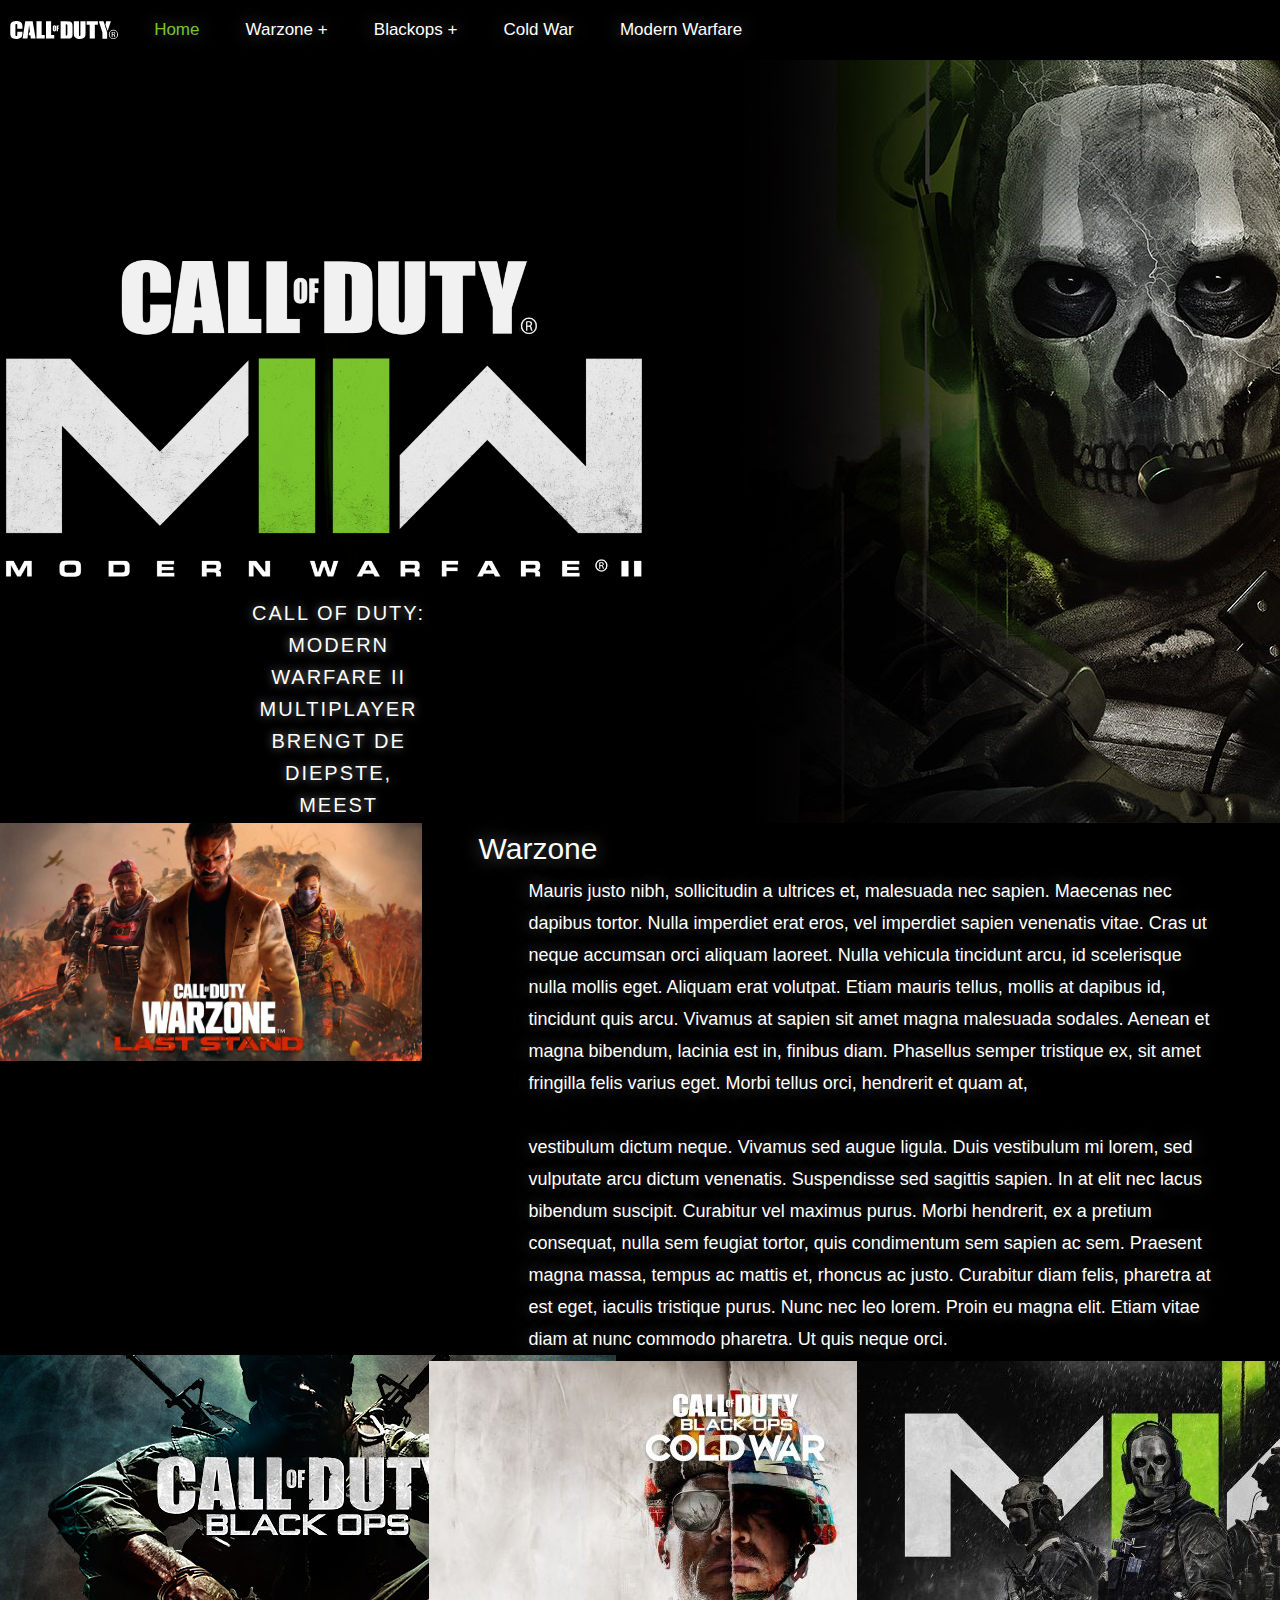
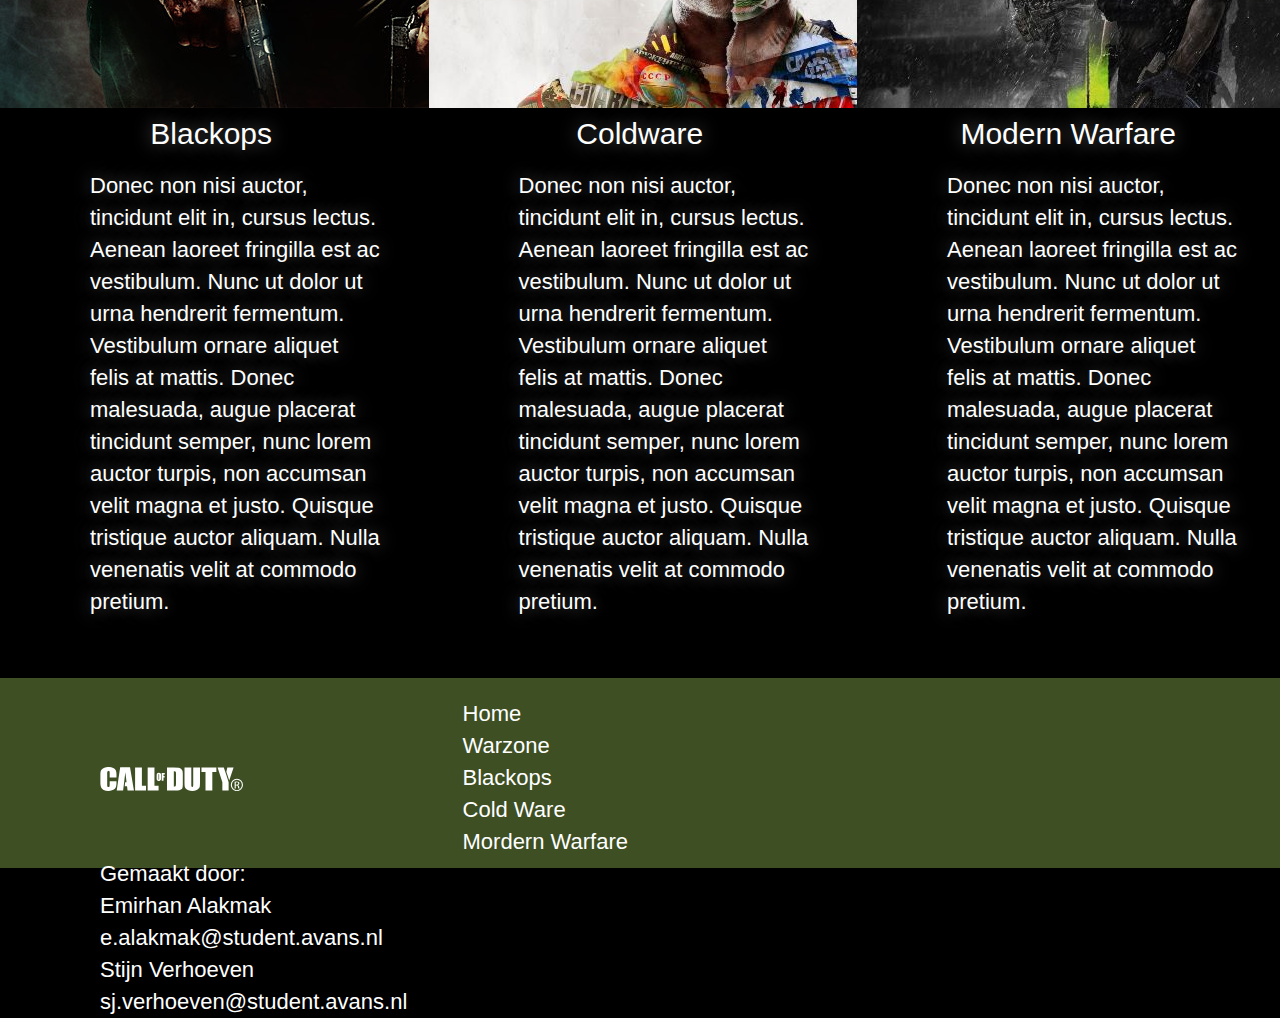
<file: Pagina's/index.html>
<!DOCTYPE html>
<html>
  <head>
    <meta charset="utf-8" />
    <meta http-equiv="X-UA-Compatible" content="IE=edge" />
    <title>Call Of Duty</title>
    <meta name="description" content="" />
    <meta name="viewport" content="width=device-width, initial-scale=1" />
    <link rel="stylesheet" href="../css/mainStyle.css" />
  </head>
  <body>
    <nav>
      <label for="drop" class="toggle">Menu</label>
      <input type="checkbox" id="drop" />
          <ul class="menu">
              <li class="logo"><img src="../img/cod-logo-white.svg"></li>
              <li><a href="./index.html" class="active">Home</a></li>
              <li>
                  <label for="drop-1" class="toggle">Warzone</label>
                  <a href="./Warzone.html">Warzone</a>
                  <input type="checkbox" id="drop-1"/>
                  <ul>
                      <li><a href="./Warzone.html">Warzone</a></li>
                      <li><a href="#">.....</a></li>
                      <li><a href="#">.....</a></li>
                  </ul> 
              </li>
              <li>
                  <label for="drop-2" class="toggle">Blackops</label>
                  <a href="./Blackops.html">Blackops</a>
                  <input type="checkbox" id="drop-2"/>
                  <ul>
                      <li><a href="./Blackops.html">Blackops</a></li>
                      <li><a href="#">.......</a></li>
                      <li>     
                      <label for="drop-3" class="toggle">.....</label>
                      <a href="#">......</a>         
                      <input type="checkbox" id="drop-3"/>
                      <ul>
                          <li><a href="#">.....</a></li>
                          <li><a href="#">.....</a></li>
                          <li><a href="#">.....</a></li>
                      </ul>
                      </li>
                  </ul>
              </li>
              <li><a href="./Coldwar.html">Cold War</a></li>
              <li><a href="./ModernWarfare.html">Modern Warfare</a></li>
          </ul>
      </nav>

    <div class="container bannerHome">
      <div class="cell-50">
        <img src="../img/cod-mw2-logo.png" class="center"/>
        <p>
          Call of Duty: Modern Warfare II Multiplayer brengt de diepste, meest
          innovatieve MP-ervaring ooit
        </p>
      </div>
     
    </div>
    <div class="container margin75pxTopBottom">
      <div class="cell-33" >
          <img src="../img/wz_last_stand.jpg" class="img100">
      </div>
      <div class="cell-66 verticalAlignTop" >
        <h2 class="font30px textshadow">Warzone</h2>
        <p class="textshadow">
          Mauris justo nibh, sollicitudin a ultrices et, malesuada nec sapien. Maecenas nec dapibus tortor. 
          Nulla imperdiet erat eros, vel imperdiet sapien venenatis vitae. Cras ut neque accumsan orci aliquam laoreet. 
          Nulla vehicula tincidunt arcu, id scelerisque nulla mollis eget. Aliquam erat volutpat. Etiam mauris tellus, mollis at dapibus id, tincidunt quis arcu. 
          Vivamus at sapien sit amet magna malesuada sodales. Aenean et magna bibendum, lacinia est in, finibus diam. Phasellus semper tristique ex, sit amet fringilla felis varius eget. Morbi tellus orci, hendrerit et quam at,<br><br> vestibulum dictum neque. Vivamus sed augue ligula. Duis vestibulum mi lorem, sed vulputate arcu dictum venenatis. Suspendisse sed sagittis sapien. In at elit nec lacus bibendum suscipit. Curabitur vel maximus purus. Morbi hendrerit, ex a pretium consequat, nulla sem feugiat tortor, quis condimentum sem sapien ac sem. Praesent magna massa, tempus ac mattis et, rhoncus ac justo. Curabitur diam felis, pharetra at est eget, iaculis tristique purus. Nunc nec leo lorem. Proin eu magna elit. Etiam vitae diam at nunc commodo pharetra. Ut quis neque orci.
        </p>
      </div>
      </div>    
    </div>
    <div class="container Reset">
        <div class="cell-33">
          <img src="../img/blackopsHorizontal.jpg" class="center">
          <h2>Blackops</h2>
          <p>Donec non nisi auctor, tincidunt elit in, cursus lectus. Aenean laoreet fringilla est ac vestibulum. Nunc ut dolor ut urna hendrerit fermentum. Vestibulum ornare aliquet felis at mattis. Donec malesuada, augue placerat tincidunt semper, nunc lorem auctor turpis, non accumsan velit magna et justo. Quisque tristique auctor aliquam. Nulla venenatis velit at commodo pretium.</p>
        </div>
        <div class="cell-33">
          <img src="../img/zeus-social-share.jpg" class="center">
          <h2>Coldware</h2>
          <p>Donec non nisi auctor, tincidunt elit in, cursus lectus. Aenean laoreet fringilla est ac vestibulum. Nunc ut dolor ut urna hendrerit fermentum. Vestibulum ornare aliquet felis at mattis. Donec malesuada, augue placerat tincidunt semper, nunc lorem auctor turpis, non accumsan velit magna et justo. Quisque tristique auctor aliquam. Nulla venenatis velit at commodo pretium.</p>
        </div>
        <div class="cell-33">
          <img src="../img/mw2-beta-hero.jpg" class="center">
          <h2>Modern Warfare</h2>
          <p>Donec non nisi auctor, tincidunt elit in, cursus lectus. Aenean laoreet fringilla est ac vestibulum. Nunc ut dolor ut urna hendrerit fermentum. Vestibulum ornare aliquet felis at mattis. Donec malesuada, augue placerat tincidunt semper, nunc lorem auctor turpis, non accumsan velit magna et justo. Quisque tristique auctor aliquam. Nulla venenatis velit at commodo pretium.</p>
        </div>
    </div>
    <footer>
        <div class="cell-33">
            <img class="footerlogo" src="../img/cod-logo-white.svg">
        </div>
        <div class="cell-33">
            <ul>
              <li><a href="../Pagina's/index.html">Home</a></li>
              <li><a href="../Pagina's/Warzone.html">Warzone</a></li>
              <li><a href="../Pagina's/Blackops.html">Blackops</a></li>
              <li><a href="../Pagina's/Coldwar.html">Cold Ware</a></li>
              <li><a href="../Pagina's/ModernWarfare.html">Mordern Warfare</a></li>
            </ul>
        </div>
        <div class="cell-33">
          <h3>Gemaakt door: <br>Emirhan Alakmak e.alakmak@student.avans.nl<br> Stijn Verhoeven sj.verhoeven@student.avans.nl</h3>
        </div>
    </footer>
  </body>
</html>
</file>
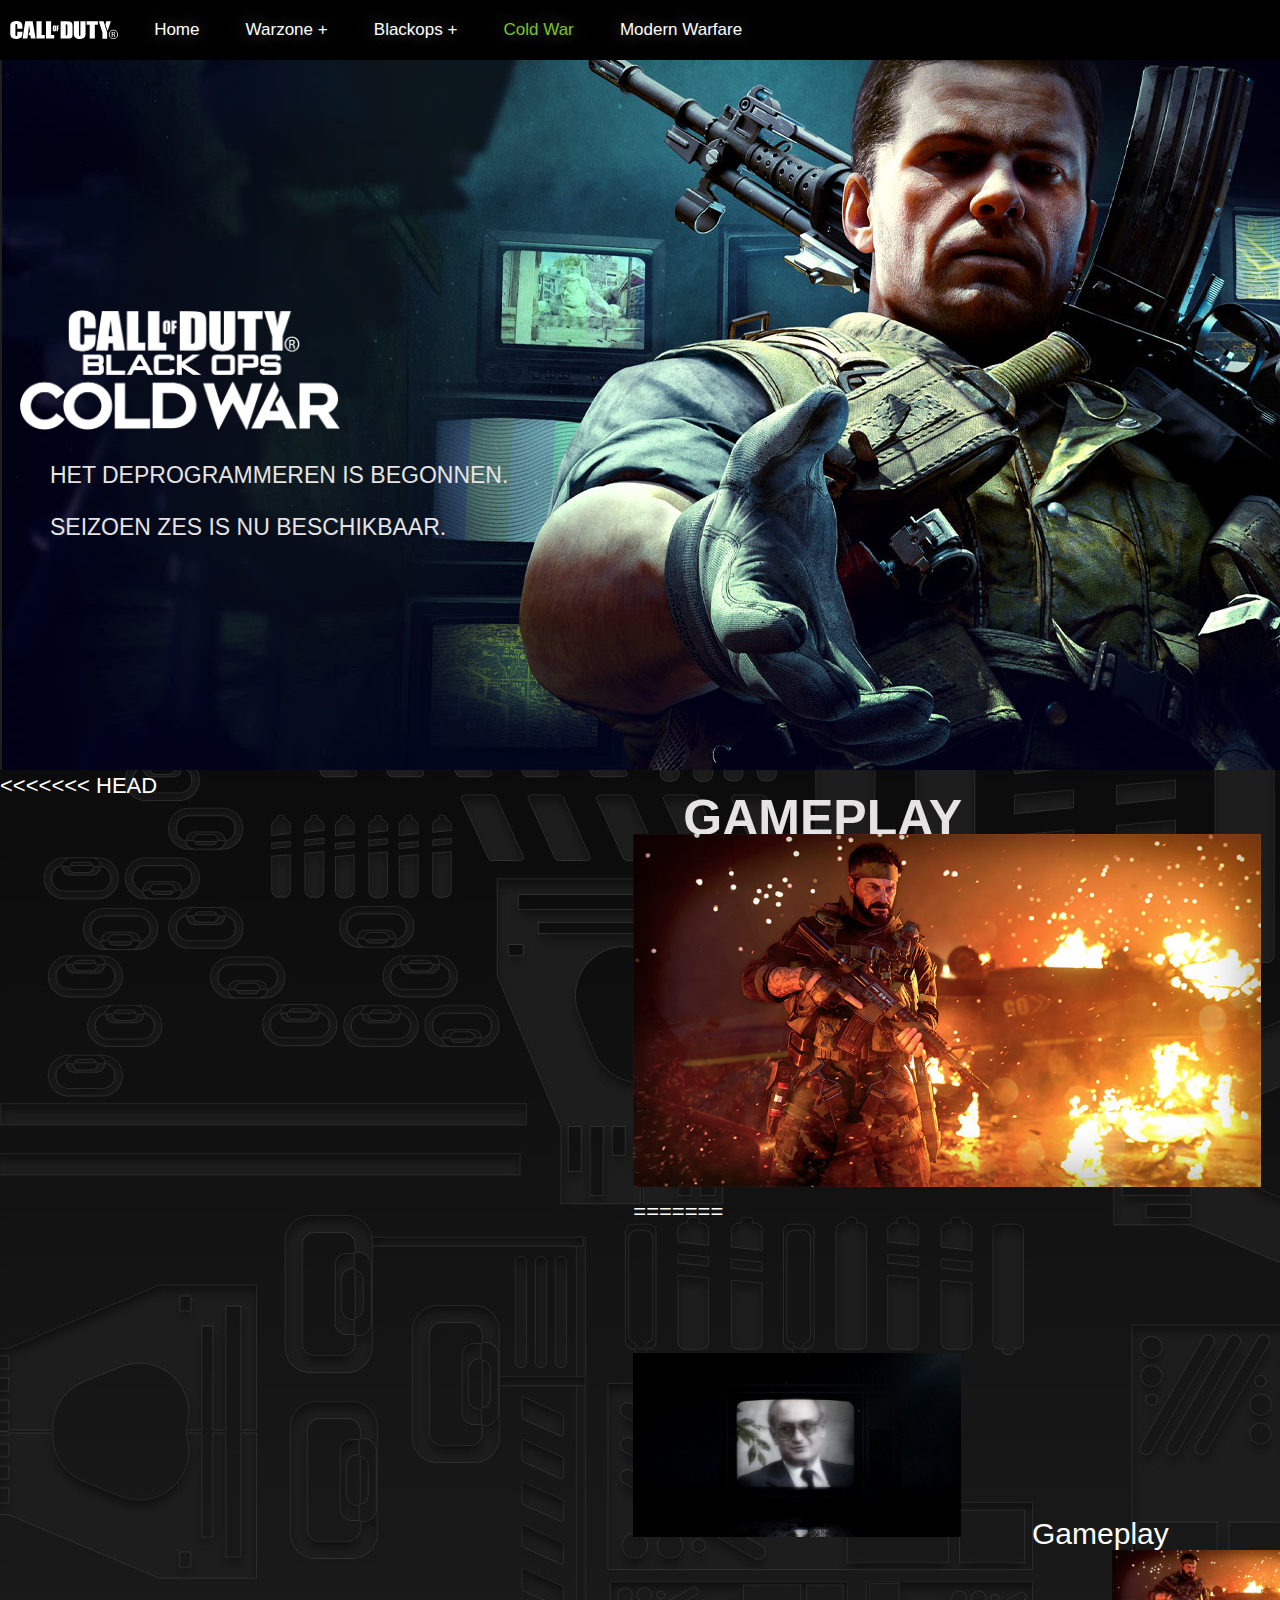
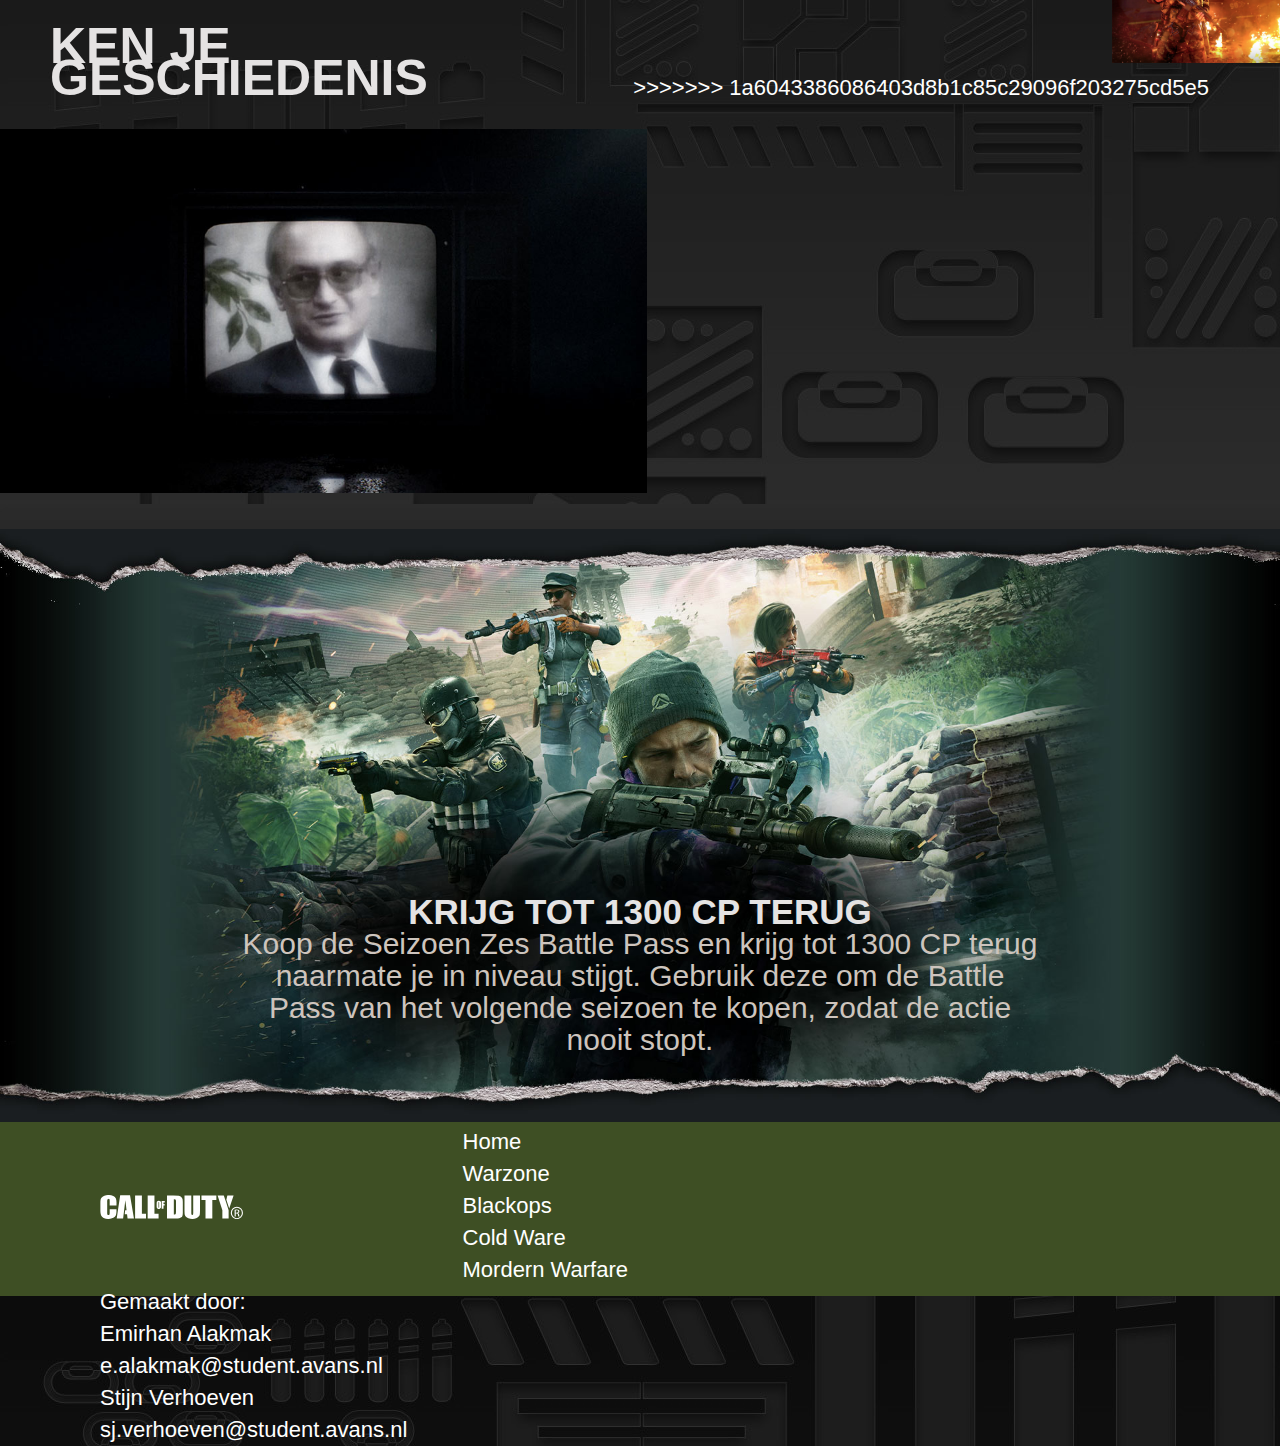
<file: Pagina's/Coldwar.html>
<!DOCTYPE html>
<html>
  <head>
    <meta charset="utf-8" />
    <meta http-equiv="X-UA-Compatible" content="IE=edge" />
    <title>Call Of Duty</title>
    <meta name="description" content="" />
    <meta name="viewport" content="width=device-width, initial-scale=1" />
    <link rel="stylesheet" href="../css/mainStyle.css" />
  </head>
  <body class="bodyBlackops">
    <nav>
      <label for="drop" class="toggle">Menu</label>
      <input type="checkbox" id="drop" />
          <ul class="menu">
              <li class="logo"><img src="../img/cod-logo-white.svg"></li>
              <li><a href="./index.html">Home</a></li>
              <li>
                  <label for="drop-1" class="toggle ">Warzone</label>
                  <a href="./Warzone.html">Warzone</a>
                  <input type="checkbox" id="drop-1"/>
                  <ul>
                      <li><a href="./Warzone.html">Warzone</a></li>
                      <li><a href="#">.....</a></li>
                      <li><a href="#">.....</a></li>
                  </ul> 
              </li>
              <li>
                  <label for="drop-2" class="toggle">Blackops</label>
                  <a href="./Blackops.html">Blackops</a>
                  <input type="checkbox" id="drop-2"/>
                  <ul>
                      <li><a href="./Blackops.html">Blackops</a></li>
                      <li><a href="#">.....</a></li>
                      <li>     
                      <label for="drop-3" class="toggle">.....</label>
                      <a href="#">......</a>         
                      <input type="checkbox" id="drop-3"/>
                      <ul>
                          <li><a href="#">.....</a></li>
                          <li><a href="#">.....</a></li>
                          <li><a href="#">.....</a></li>
                      </ul>
                      </li>
                  </ul>
              </li>
              <li><a href="./Coldwar.html" class="active">Cold War</a></li>
              <li><a href="./ModernWarfare.html">Modern Warfare</a></li>
          </ul>
      </nav>
    <div class="container Coldwar_img">
        <img src="../img/zeus-logo-light.png"/>
        <h1>HET DEPROGRAMMEREN IS BEGONNEN. </h1>
        <h1>SEIZOEN ZES IS NU BESCHIKBAAR.</h1>
    </div>
<<<<<<< HEAD
    <div class="container">
        <div class="cell-50 ColdwarLeft">
          <p>KEN JE <br>GESCHIEDENIS</p>
          <div class="scale"></div>
        </div>
        <div class="cell-50 ColdwarRight">
          <p>GAMEPLAY</p>
          <img class="img100" src="../img/zeus-trailer-thumb-right.jpg" />
=======
        <div class="container">
          <div class="cell-50">
            <div class="scale ">
            </div>
          </div>
          <div class="cell-50 zeus">
            <H2>Gameplay</H2>
            <img class="img100" src="../img/zeus-trailer-thumb-right.jpg" />
          </div>

>>>>>>> 1a6043386086403d8b1c85c29096f203275cd5e5
        </div>
    </div>
    <div class="container">
      <div class="ColdwarPoster">
        <img class="img100" src="../img/zeus-s6-battle-pass-grey-desktop.jpg" />
        <h2>KRIJG TOT 1300 CP TERUG</h2>
        <p>Koop de Seizoen Zes Battle Pass en krijg tot 1300 CP terug <br> naarmate je in niveau stijgt. Gebruik deze om de Battle<br> Pass van het volgende seizoen te kopen, zodat de actie <br> nooit stopt.</p>
      </div>
    </div>
    <footer>
      <div class="cell-33">
          <img class="footerlogo" src="../img/cod-logo-white.svg">
      </div>
      <div class="cell-33">
          <ul>
            <li><a href="../Pagina's/index.html">Home</a></li>
            <li><a href="../Pagina's/Warzone.html">Warzone</a></li>
            <li><a href="../Pagina's/Blackops.html">Blackops</a></li>
            <li><a href="../Pagina's/Coldwar.html">Cold Ware</a></li>
            <li><a href="../Pagina's/ModernWarfare.html">Mordern Warfare</a></li>
          </ul>
      </div>
      <div class="cell-33">
        <h3>Gemaakt door: <br>Emirhan Alakmak e.alakmak@student.avans.nl<br> Stijn Verhoeven sj.verhoeven@student.avans.nl</h3>
      </div>
  </footer>
  </body>
</html>
</file>
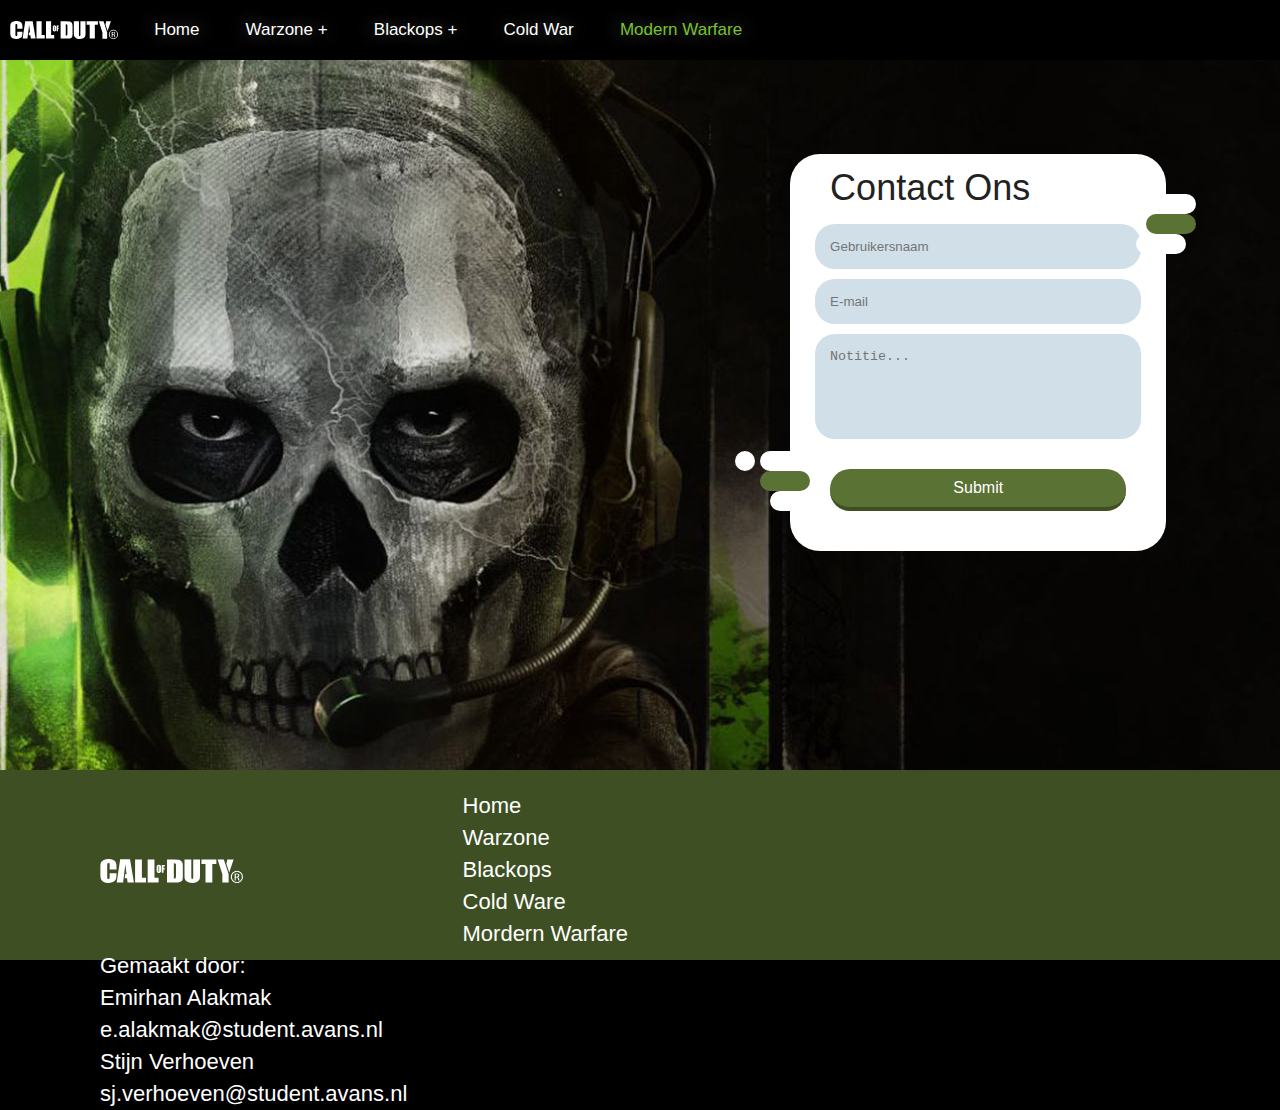
<file: Pagina's/ModernWarfare.html>
<!DOCTYPE html>
<html>
  <head>
    <meta charset="utf-8" />
    <meta http-equiv="X-UA-Compatible" content="IE=edge" />
    <title>Call Of Duty</title>
    <meta name="description" content="" />
    <meta name="viewport" content="width=device-width, initial-scale=1" />
    <link rel="stylesheet" href="../css/mainStyle.css" />
  </head>
  <body>
    <nav>
      <label for="drop" class="toggle">Menu</label>
      <input type="checkbox" id="drop" />
          <ul class="menu">
              <li class="logo"><img src="../img/cod-logo-white.svg"></li>
              <li><a href="./index.html">Home</a></li>
              <li>
                  <label for="drop-1" class="toggle">Warzone</label>
                  <a href="./Warzone.html">Warzone</a>
                  <input type="checkbox" id="drop-1"/>
                  <ul>
                      <li><a href="./Warzone.html">Warzone</a></li>
                      <li><a href="#">.....</a></li>
                      <li><a href="#">.....</a></li>
                  </ul> 
              </li>
              <li>
                  <label for="drop-2" class="toggle">Blackops</label>
                  <a href="./Blackops.html">Blackops</a>
                  <input type="checkbox" id="drop-2"/>
                  <ul>
                      <li><a href="./Blackops.html">Blackops</a></li>
                      <li><a href="#">.......</a></li>
                      <li>     
                      <label for="drop-3" class="toggle">.....</label>
                      <a href="#">......</a>         
                      <input type="checkbox" id="drop-3"/>
                      <ul>
                          <li><a href="#">.....</a></li>
                          <li><a href="#">.....</a></li>
                          <li><a href="#">.....</a></li>
                      </ul>
                      </li>
                  </ul>
              </li>
              <li><a href="./Coldwar.html">Cold War</a></li>
              <li><a href="./ModernWarfare.html" class="active">Modern Warfare</a></li>
          </ul>
      </nav>
      <div class="container ModernWarfareBG">
        <div class="cell-50"></div>
        <div class="cell-50">
          <form action="/" class="decor">
            <div class="form-left-decoration"></div>
            <div class="form-right-decoration"></div>
            <div class="circle"></div>
            <div class="form-inner">
              <h1 class="Contactus">Contact Ons</h1>
              <input class="Text" type="text" placeholder="Gebruikersnaam">
              <input class="Text" type="email" placeholder="E-mail">
              <textarea class="Text" placeholder="Notitie..." rows="5"></textarea>
              <button type="submit" href="/">Submit</button>
            </div>
        </form>
        </div>
      </div>
      <footer>
        <div class="cell-33">
            <img class="footerlogo" src="../img/cod-logo-white.svg">
        </div>
        <div class="cell-33">
            <ul>
              <li><a href="../Pagina's/index.html">Home</a></li>
              <li><a href="../Pagina's/Warzone.html">Warzone</a></li>
              <li><a href="../Pagina's/Blackops.html">Blackops</a></li>
              <li><a href="../Pagina's/Coldwar.html">Cold Ware</a></li>
              <li><a href="../Pagina's/ModernWarfare.html">Mordern Warfare</a></li>
            </ul>
        </div>
        <div class="cell-33">
          <h3>Gemaakt door: <br>Emirhan Alakmak e.alakmak@student.avans.nl<br> Stijn Verhoeven sj.verhoeven@student.avans.nl</h3>
        </div>
    </footer>
  </body>
</html>
</file>
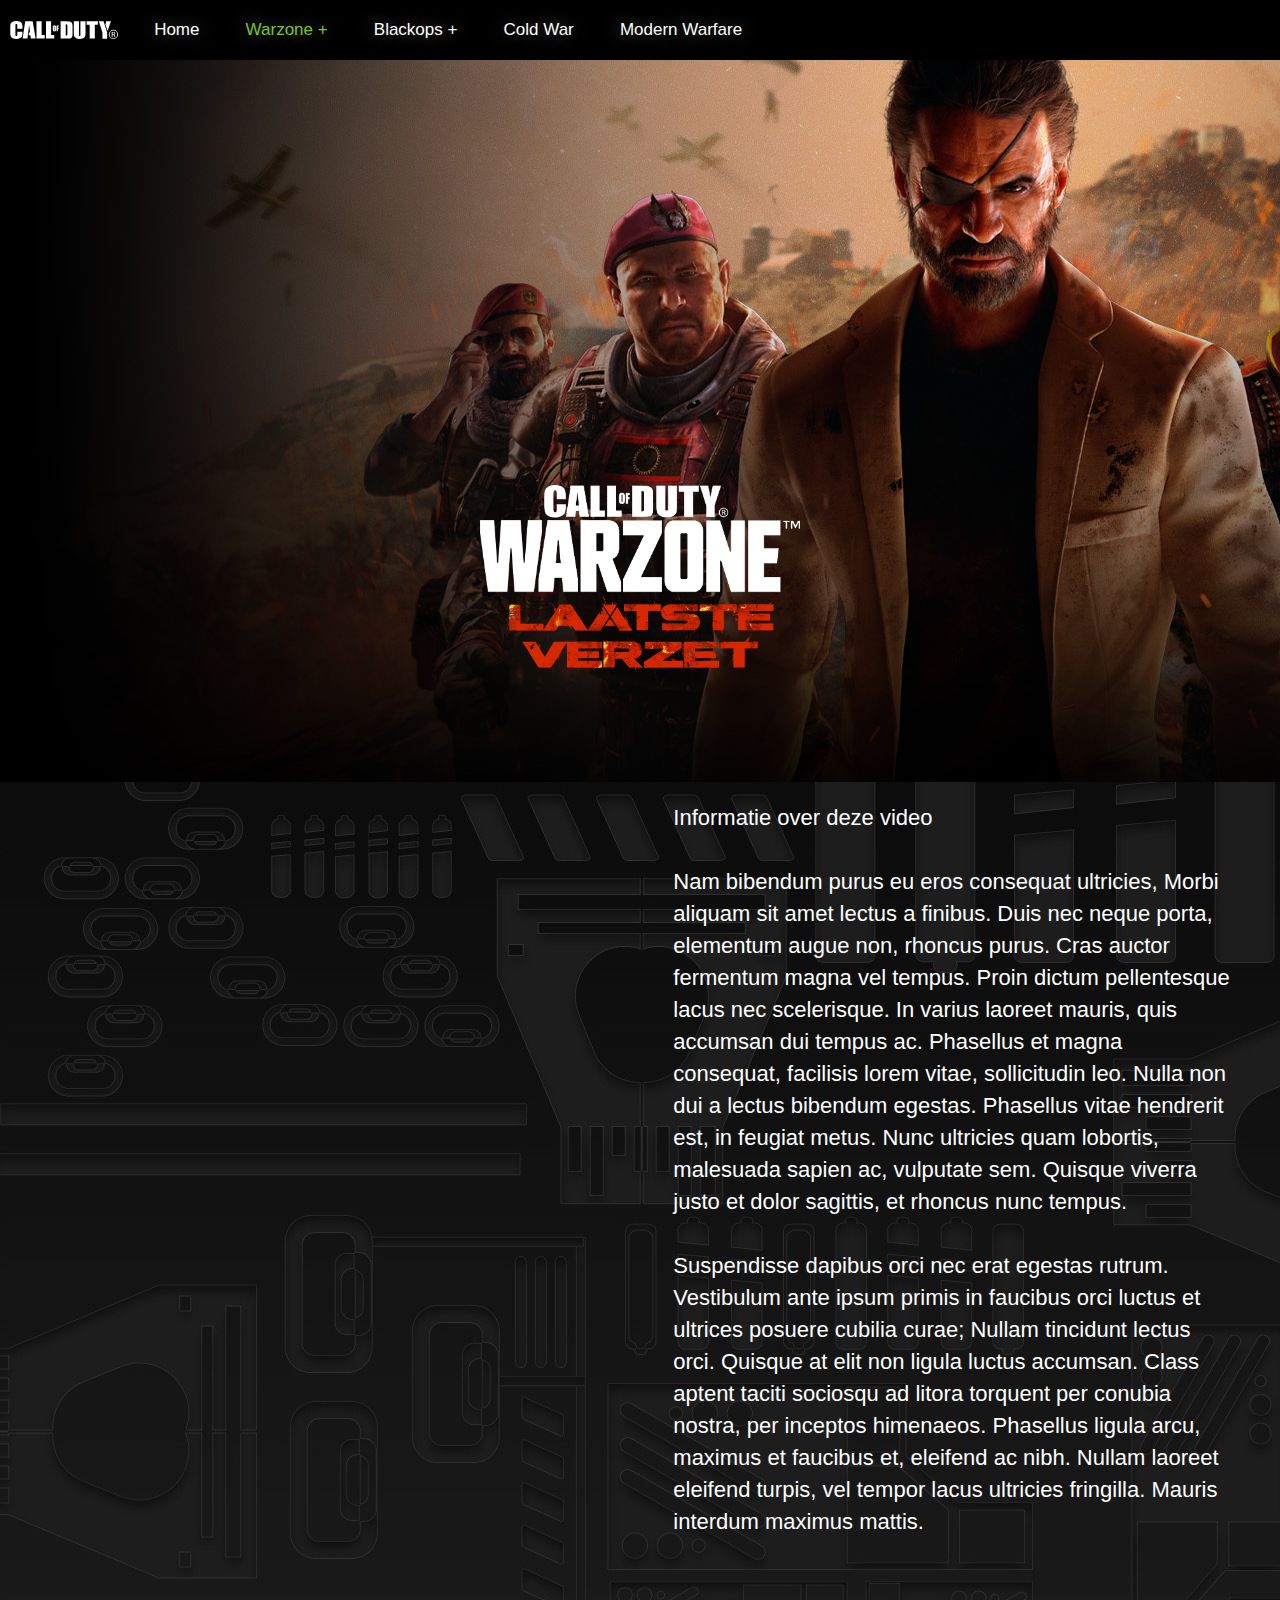
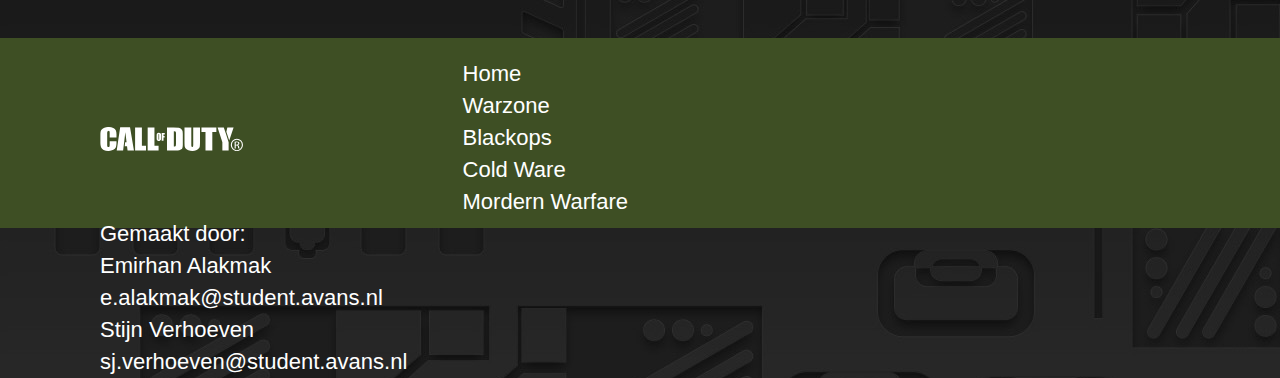
<file: Pagina's/Warzone.html>
<!DOCTYPE html>
<html>
  <head>
    <meta charset="utf-8" />
    <meta http-equiv="X-UA-Compatible" content="IE=edge" />
    <title>Call Of Duty</title>
    <meta name="description" content="" />
    <meta name="viewport" content="width=device-width, initial-scale=1" />
    <link rel="stylesheet" href="../css/mainStyle.css" />
  </head>
  <body class="bodyBlackops">
    <nav>
      <label for="drop" class="toggle">Menu</label>
      <input type="checkbox" id="drop" />
          <ul class="menu">
              <li class="logo"><img src="../img/cod-logo-white.svg"></li>
              <li><a href="./index.html">Home</a></li>
              <li>
                  <label for="drop-1" class="toggle active">Warzone</label>
                  <a href="./Warzone.html" class="active">Warzone</a>
                  <input type="checkbox" id="drop-1"/>
                  <ul>
                      <li><a href="./Warzone.html">Warzone</a></li>
                      <li><a href="#">.....</a></li>
                      <li><a href="#">.....</a></li>
                  </ul> 
              </li>
              <li>
                  <label for="drop-2" class="toggle">Blackops</label>
                  <a href="./Blackops.html">Blackops</a>
                  <input type="checkbox" id="drop-2"/>
                  <ul>
                      <li><a href="./Blackops.html">Blackops</a></li>
                      <li><a href="#">.......</a></li>
                      <li>     
                      <label for="drop-3" class="toggle">.....</label>
                      <a href="#">......</a>         
                      <input type="checkbox" id="drop-3"/>
                      <ul>
                          <li><a href="#">.....</a></li>
                          <li><a href="#">.....</a></li>
                          <li><a href="#">.....</a></li>
                      </ul>
                      </li>
                  </ul>
              </li>
              <li><a href="./Coldwar.html">Cold War</a></li>
              <li><a href="./ModernWarfare.html">Modern Warfare</a></li>
          </ul>
      </nav>

    <div class="container Warzone_img">
        <img src="../img/PV_S05_WZ_LOGO_RGB_071622_NEG_NL.png"/>
    </div>
    <div class="container VideoContainer" >
      <div class="cell-50">
        <video loop="" autoplay="" class="video">
          <source  src="https://www.callofduty.com/cdn/wzm/videos/wzm-cinematic.mp4" type="video/mp4">
        </video>
      </div>
      <div class="cell-50 WarezoneInfo" >
          <h2>Informatie over deze video</h2><br>
          <p>Nam bibendum purus eu eros consequat ultricies, Morbi aliquam sit amet lectus a finibus. Duis nec neque porta, elementum augue non, rhoncus purus. Cras auctor fermentum magna vel tempus. Proin dictum pellentesque lacus nec scelerisque. In varius laoreet mauris, quis accumsan dui tempus ac. Phasellus et magna consequat, facilisis lorem vitae, sollicitudin leo. Nulla non dui a lectus bibendum egestas. Phasellus vitae hendrerit est, in feugiat metus. Nunc ultricies quam lobortis, malesuada sapien ac, vulputate sem. Quisque viverra justo et dolor sagittis, et rhoncus nunc tempus.<br><br>Suspendisse dapibus orci nec erat egestas rutrum. Vestibulum ante ipsum primis in faucibus orci luctus et ultrices posuere cubilia curae; Nullam tincidunt lectus orci. Quisque at elit non ligula luctus accumsan. Class aptent taciti sociosqu ad litora torquent per conubia nostra, per inceptos himenaeos. Phasellus ligula arcu, maximus et faucibus et, eleifend ac nibh. Nullam laoreet eleifend turpis, vel tempor lacus ultricies fringilla. Mauris interdum maximus mattis.</p>
      </div>
    </div>
    <footer>
      <div class="cell-33">
          <img class="footerlogo" src="../img/cod-logo-white.svg">
      </div>
      <div class="cell-33">
          <ul>
            <li><a href="../Pagina's/index.html">Home</a></li>
            <li><a href="../Pagina's/Warzone.html">Warzone</a></li>
            <li><a href="../Pagina's/Blackops.html">Blackops</a></li>
            <li><a href="../Pagina's/Coldwar.html">Cold Ware</a></li>
            <li><a href="../Pagina's/ModernWarfare.html">Mordern Warfare</a></li>
          </ul>
      </div>
      <div class="cell-33">
        <h3>Gemaakt door: <br>Emirhan Alakmak e.alakmak@student.avans.nl<br> Stijn Verhoeven sj.verhoeven@student.avans.nl</h3>
      </div>
  </footer>
  </body>
</html>
</file>
<file: css/mainStyle.css>
/* Reset css */
html,
body,
div,
span,
applet,
object,
iframe,
h1,
h2,
h3,
h4,
h5,
h6,
p,
blockquote,
pre,
a,
abbr,
acronym,
address,
big,
cite,
code,
del,
dfn,
em,
img,
ins,
kbd,
q,
s,
samp,
small,
strike,
strong,
sub,
sup,
tt,
var,
b,
u,
i,
center,
dl,
dt,
dd,
ol,
ul,
li,
fieldset,
form,
label,
legend,
table,
caption,
tbody,
tfoot,
thead,
tr,
th,
td,
article,
aside,
canvas,
details,
embed,
figure,
figcaption,
footer,
header,
hgroup,
menu,
nav,
output,
ruby,
section,
summary,
time,
mark,
audio,
video {
  margin: 0;
  padding: 0;
  border: 0;
  font-size: 100%;
  font: inherit;
  vertical-align: baseline;
}
/* HTML5 display-role reset for older browsers */
article,
aside,
details,
figcaption,
figure,
footer,
header,
hgroup,
menu,
nav,
section {
  display: block;
}
body {
  line-height: 1;
  background-color: black;
}
ol,
ul {
  list-style: none;
}
blockquote,
q {
  quotes: none;
}
blockquote:before,
blockquote:after,
q:before,
q:after {
  content: "";
  content: none;
}
table {
  border-collapse: collapse;
  border-spacing: 0;
}

/* Eigen CSS */
@font-face {
  font-family: "Montserrat";
  src: local("../font/Montserrat-Regular.ttf");
}

body {
  font-size: large;
  font-family: "Montserrat", sans-serif;
  width: 100%;
  height: 100%;
  color: white;
  font-size:22px;
	line-height: 32px;
}

/* menu */
.toggle,
[id^=drop] {
	display: none;
}
nav { 
	margin:0;
	padding: 0;
	background-color: black;
  background-image: url("https://www.callofduty.com/content/dam/atvi/callofduty/global/global-nav/global-nav-bg.png");
  background-size: 2px;
  text-shadow: 0px 0px 18px #646464;
}

.logo {
    width: 10%;
    vertical-align: middle;
    padding: 15px 10px 10px 10px;
}
nav:after {
	content:"";
	display:table;
	clear:both;
}

nav ul {
	padding:0;
	margin:0;
	list-style: none;
	}

li{
  transition-duration: 0.5s;
  box-sizing: border-box;
}
nav ul li {
  margin: 0px;
	display:inline-block;
  background-color: black;
  background-image: url("https://www.callofduty.com/content/dam/atvi/callofduty/global/global-nav/global-nav-bg.png");
  background-size: 2px;
	}

nav a {
	display:block;
	padding:14px 20px;	
	color:#FFF;
	font-size:17px;
	text-decoration:none;
  transition: all 0.5s ease;
}

nav ul li ul li:hover { 
  background: #222;
  color: #7ac32c;
}

nav a:hover { 
	background: #222;
  color: #7ac32c;
}
.active{
  color: #7ac32c;
}
nav ul ul {
	display: none;
	position: absolute; 
	top: 60px; 
}

nav ul li:hover > ul {
	display:inherit;
}
	
nav ul ul li {
	width:170px;
	display:list-item;
	position: relative;
}

nav ul ul ul li {
	position: relative;
	top:-60px;
	left:170px; 
}

li > a:after { content:  ' +'; }
li > a:only-child:after { content: ''; }


@media all and (max-width : 768px) {

	nav {
		margin: 0;
	}

	.toggle + a,
	.menu {
		display: none;
	}

	.toggle {
		display: block;
    background-color: black;
    background-image: url("https://www.callofduty.com/content/dam/atvi/callofduty/global/global-nav/global-nav-bg.png");
    background-size: 2px;
		padding:14px 20px;	
		color:#FFF;
		font-size:17px;
		text-decoration:none;
		border:none;
	}

	.toggle:hover {
		background: #222;
	}

	[id^=drop]:checked + ul {
		display: block;
	}

	nav ul li {
		display: block;
		width: 100%;
		}

	nav ul ul .toggle,
	nav ul ul a {
		padding: 0 40px;
	}

	nav ul ul ul a {
		padding: 0 80px;
	}

	nav a:hover,
 	nav ul ul ul a {
		background: #222;
	}
  
	nav ul li ul li .toggle,
	nav ul ul a,
    nav ul ul ul a{
		padding:14px 20px;	
		color:#FFF;
		font-size:17px; 
	}
  
  
	nav ul li ul li .toggle,
	nav ul ul a {
		background-color: #222; 
	}

	nav ul ul {
		position:static;
		color: #ffffff;
	}
		
	nav ul ul li:hover > ul,
	nav ul li:hover > ul {
		display: none;
	}
	
	nav ul ul li {
		display: block;
		width: 100%;
	}

	nav ul ul ul li {
		position: static;
	}
    .logo{
        width: 20%;
        padding-left: 20px;
    }

}

@media all and (max-width : 330px) {

	nav ul li {
		display:block;
		width: 94%;
	}

}

.container {
  display: block;
  width: 100%;
  margin: 0;
  padding: 0;
}

.cell-50 {
  display: inline-block;
  width: 49%;
  margin: 0;
  padding: 0;
}

.cell-25 {
  display: inline-block;
  width: 25%;
  margin: 0;
  padding: 0;
}

.cell-75 {
  display: inline-block;
  width: 75%;
  margin: 0;
  padding: 0;
}
.cell-33 {
  display: inline-block;
  width: 33%;
  margin: 0;
  padding: 0;
}
.cell-66 {
  display: inline-block;
  width: 66%;
  margin: 0;
  padding: 0;
}

.bannerHome {
  background-image: url("/img/5-24-ghost-hub-hero-desktop.jpg");
  height: 763px;
  display: block;
  background-size: cover;
}
.center{
  display: block;
  margin-left: auto;
  margin-right: auto;
}
.bannerHome img {
  padding-top: 200px;
}
.bannerHome p {
  color: white;
  text-align: center;
  padding-left: 200px;
  padding-right: 200px;
  text-shadow: 0px 0px 8px rgb(255 255 255 / 50%);
  font-size: 20px;
  letter-spacing: 2px;
  text-transform: uppercase;
}
.margin75pxTopbottom{
  margin-top: 75px;
  margin-bottom: 75px;
}

.img100 {
  width: 100%;
}
.verticalAlignTop{
  vertical-align: top;
}
.font30px{
  font-size: 30px;
}
.textshadow{
  text-shadow: 0px 0px 18px #646464;
}
.verticalAlignTop h2{
  padding: 10px 50px 10px 50px;
}
.verticalAlignTop p{
  padding: 0px 50px 0px 50px;
  font-size: 18px;
}
.margintop20px{
  margin-top: 20px;
}
.Reset{
  border: 0;
  padding: 0;
  margin: 0;
}

.Reset div h2 {
  text-align: center;
  font-size: 30px;
}
.Reset div h2,
.Reset div p{
  padding: 10px;
  padding-left: 40px;
  padding-right: 40px;
  text-shadow: 0px 0px 18px #646464;
}
.video33{
  width: 100%;
}

footer{
  background-color: #3e4f24;
  margin-top: 50px;
  height: 150px;
  padding-top: 20px;
  padding-bottom: 20px;
  padding-left: 100px;
  padding-right: 100px;
}
.footerlogo{
  width: 40%;
  vertical-align:middle;
}
footer .cell-33{
vertical-align: middle;
}
footer a{
  display: inline-block;
  position: relative;
  color: white;
  text-decoration: none;
}

footer a:after {
  content: '';
  position: absolute;
  width: 100%;
  transform: scaleX(0);
  height: 2px;
  bottom: 0;
  left: 0;
  background-color: #7ac32c;
  transform-origin: bottom right;
  transition: transform 0.25s ease-out;
}

footer a:hover:after {
  transform: scaleX(1);
  transform-origin: bottom left;
}
@media all and (max-width : 480px) {
  body{
    font-size: 20px;
  }
  .container {
    display: block;
    width: 100%;
    margin: 0;
    padding: 0;
  }
  .cell-50 {
    display: inline-block;
    width: 100%;
    margin: 0;
    padding: 0;
  }
  
  .cell-25 {
    display: inline-block;
    width: 50%;
    margin: 0;
    padding: 0;
  }
  
  .cell-75 {
    display: inline-block;
    width: 100%;
    margin: 0;
    padding: 0;
  }
  .cell-33 {
    display: inline-block;
    width: 100%;
    margin: 0;
    padding: 0;
  }
  .cell-66 {
    display: inline-block;
    width: 100%;
    margin: 0;
    padding: 0;
  }
  footer{
    height: 450px;
    padding-left: 50px;
    padding-right: 50px;
    vertical-align: middle;
  }
  .footerlogo{
    width: 100%;
  }
  footer > .cell-33{
    padding-bottom: 20px;
  }
  /* pagina 1 */
  .bannerHome{
    height: 450px;
  }
  .bannerHome img{
    width: 100%;
    padding-top: 20px;
    padding-bottom: 20px;
  }
  .bannerHome p{
    padding-left: 10px;
    padding-right: 10px;
    margin: 0;
  }
  .verticalAlignTop h2{
    padding: 20px 20px 20px 20px;
    text-align: center;
  }
  .verticalAlignTop p{
    padding-bottom: 50px;
    margin: 0;
  }
  .Reset img{
    width: 100%;
  }
  .Reset div h2, .Reset div p{
    margin: 0;
  }
  .container .ModernWarfareMini img, p{
    margin-bottom: 10px;
  }

  
}
/* Pagina 2 */

.Warzone_img {
  display: block;
  background-image: url("/img/WZ_HP_1920x722.jpg");
  width: 100%;
  height: 722px;
  margin: auto;
}
.Warzone_img img {
  display: block;
  width: 25%;
  margin: auto;
  padding-top: 425px;
}
.VideoContainer {
  padding-bottom: 50px;
}
.video {
  clip-path: polygon(100% 0, 100% 25%, 83% 100%, 0 100%, 0 0);
  width: 100%;
}
.WarezoneInfo {
  vertical-align: top;
  padding-top: 20px;
}
.WarezoneInfo h2,
.WarezoneInfo p {
  margin-left: 40px;
  margin-right: 30px;
}
@media all and (max-width : 480px) {

  .Warzone_img{
    height: 400px;
  }
  .Warzone_img img{
    padding-top: 150px;
    width: 50%;;
  }
  .video{
    clip-path: none;
  }
  .WarezoneInfo{
    padding-top: 20px;
  }
  .WarezoneInfo h2{
    font-size: 23px;
    font-weight: bold;
  }
  .VideoContainer{
    padding-bottom: 50px;
  }
}


/* Pagina 3 */
.bodyBlackops {
  background-image: url("/img/wzm-home-bg.jpg");
}

.BannerBlackops {
  background-image: url("/img/blackopsBanner.jpg");
  height: 800px;
  display: block;
}

@media all and (max-width : 480px) {
  .BannerBlackops{
    width: 100%;
    background-size: cover;
    height: 200px;
    margin-bottom: 20px;
  }
}

/* Pagina 4: Coldwar */


.Coldwar_img {
  display: block;
  background-image: url("/img/zeus-s6-home-still-desktop.jpg");
  width: 100%;
  height: 710px;
  margin: auto;
}

.Coldwar_img img {
  width: 25%;
  margin-top: 250px;
  margin-left: 20px;
}
 
.Coldwar_img h1 {
  margin-top: 20px;
  /* margin-left: -1370px; */
  font-size: 23px;
  color: #e5e3e3;
}

.container .ColdwarLeft p{
  margin-top: 50px;
  margin-left: 50px;
  font-size: 50px;
  font-weight: bold;
  color: #e5e3e3;
}

.container .ColdwarRight p{
  font-size: 50px;
  font-weight: bold;
  color: #e5e3e3;
}

.container .ColdwarPoster h2{
  color: #E5E3E3;
  text-align: center;
  margin: auto;
  margin-top: -235px;
  font-size: 35PX;
  font-weight: bold;
}
.container .ColdwarPoster p{
  color: #CDC4BD;
  margin: auto;
  font-size: 30px;
  text-align: center;
}

.zeus h2{
  font-size: 30px;
  text-align: center;
}
.zeus img{
  width: 65%;
  margin-left: 165px;
}
.scale {
  padding: 5px 10px;
  background: url('/img/zeus-trailer-thumb-left.jpg') no-repeat;
  background-size: 100% auto;
  background-position: center;
  transition: .3s all ease-in-out;
  height: 425px;
  width: 100%;
}

.scale:hover {
  background-size: 110% auto;
}
@media all and (max-width : 480px) {
  .Coldwar_img{
    background-size: cover;
    height: 200px;
  }
  .Coldwar_img img{
    margin-top: 50px;
  }
  .Coldwar_img h1{
    font-size: 13px;
    margin-left: 20px;
  }
  .Coldwar_img h1+h1{
    margin-left: 20px !important;
    margin: 0;
  }
  .scale{
    height: 215px;
    width: 100%;
    box-sizing: border-box;
  }
  .zeus img{
    margin: 0;
    width: 100%;
  }
  .container .ColdwarPoster h2{
    margin-top: 0;
    font-size: 25px;;
  }
  .container .ColdwarPoster p{
    font-size: 20px;
    text-align: center;
  }
}
/* Pagina 5 */
.ModernWarfareBG {
  background-image: url("/img/MW.jpg");
  width: 100%;
  height: 710px;
  margin: auto;
}
.ModernWarfareBG + footer {
  margin-top: 0;
}
.container .ModernWarfareMini img, h1{
  margin-top: 50px;
  font-size: 36px;
  color: #e5e3e3;
  margin-left: 50px;
}
.container .ModernWarfareMini img, p{
  margin-left: 50px;
}
input, textarea { 
  outline: none;
  }

  .Contactus {
  margin-top: -22px;
  margin-left:0px;
  margin-bottom: 20px;
  font-weight: 500;
  color: #222;
  }
  .decor {
  position: relative;
  margin-left: 25%;
  margin-top: 15%;
  width: 80%;
  border-radius: 30px;
  background: #fff;
  } 
  .Text{
    margin-left: -15px;
  }
form{
  animation: move 5s infinite;
}
@keyframes move{
  0%   { left:0px; top:0px;}
  25%  { left:100px; top:0px;}
  50%  { left:100px; top:100px;}
  75%  { left:0px; top:100px;}
  100% { left:0px; top:0px;}
}
  .form-left-decoration,
  .form-right-decoration {
  content: "";
  position: absolute;
  width: 50px;
  height: 20px;
  border-radius: 20px;
  background: #5a7233;
  }
  .form-left-decoration {
  bottom: 60px;
  left: -30px;
  }
  .form-right-decoration {
  top: 60px;
  right: -30px;
  }
  .form-left-decoration:before,
  .form-left-decoration:after,
  .form-right-decoration:before,
  .form-right-decoration:after {
  content: "";
  position: absolute;
  width: 50px;
  height: 20px;
  border-radius: 30px;
  background: #fff;
  }
  .form-left-decoration:before {
  top: -20px;
  }
  .form-left-decoration:after {
  top: 20px;
  left: 10px;
  }
  .form-right-decoration:before {
  top: -20px;
  right: 0;
  }
  .form-right-decoration:after {
  top: 20px;
  right: 10px;
  }
  .circle {
  position: absolute;
  bottom: 80px;
  left: -55px;
  width: 20px;
  height: 20px;
  border-radius: 50%;
  background: #fff;
  }
  .form-inner {
  padding: 40px;
  }
  .form-inner input,
  .form-inner textarea {
  display: block;
  width: 100%;
  padding: 15px;
  margin-bottom: 10px;
  border: none;
  border-radius: 20px;
  background: #d0dfe8;
  }
  .form-inner textarea {
  resize: none;
  }
  button {
  transition: all 0.5s ease;
  width: 100%;
  padding: 10px;
  margin-top: 20px;
  border-radius: 20px;
  border: none;
  border-bottom: 4px solid #3e4f24;
  background: #5a7233; 
  font-size: 16px;
  font-weight: 400;
  color: #fff;
  }
  button:hover {
  background: #3e4f24;
  } 
  @media (min-width: 480px) {
  .decor {
  width: 60%;
  }
  
  }
  @media all and (max-width : 480px){
    .ModernWarfareBG{
      height: 500px;
      background-size: cover;
    }
    form{
      animation: none;
    }
    .Contactus{
      margin:0;
    }
    .decor{
      margin-left: 10%;
      margin-top: 10%;
    }
  }
</file>
